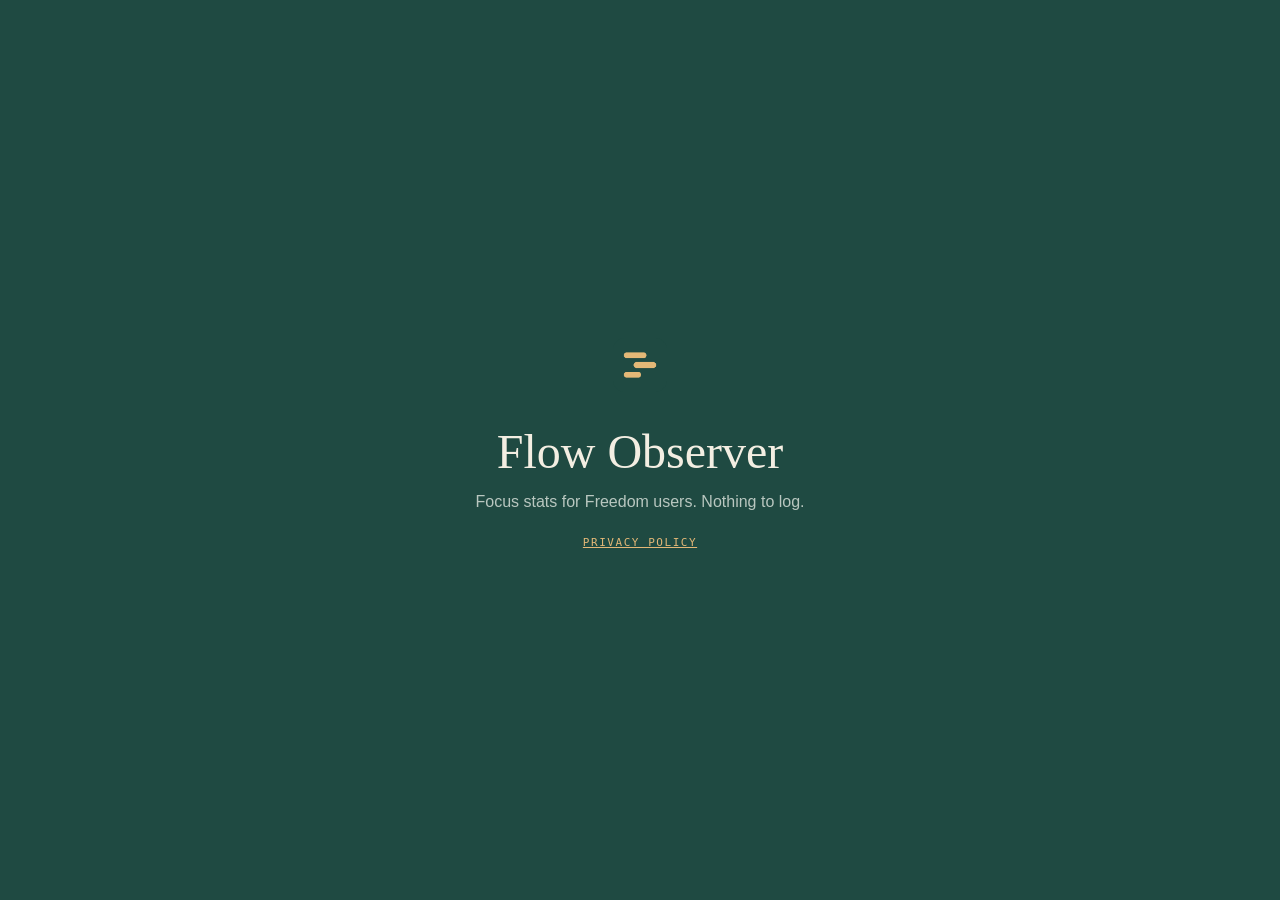
<file: docs/index.html>
<!doctype html>
<html lang="en"><head><meta charset="utf-8"><meta name="viewport" content="width=device-width, initial-scale=1">
<title>Flow Observer for Freedom</title>
<style>
body{margin:0;background:#1f4a42;color:#f3eee2;font:16px/1.6 -apple-system,BlinkMacSystemFont,"Segoe UI",sans-serif;min-height:100vh;display:grid;place-items:center;text-align:center}
h1{font:400 48px/1.1 ui-serif,"New York",Georgia,serif;margin:18px 0 10px}
p{color:#b9c7c0;margin:0 0 22px}
a{color:#e4b877}
.l{font:500 11px ui-monospace,"SF Mono",Menlo,monospace;letter-spacing:.14em;text-transform:uppercase}
</style></head>
<body><main>
<img src="icon128.png" width="72" height="72" alt="" style="border-radius:16px">
<h1>Flow Observer</h1>
<p>Focus stats for Freedom users. Nothing to log.</p>
<p class="l"><a href="privacy-policy.html">Privacy policy</a></p>
</main></body></html>
</file>
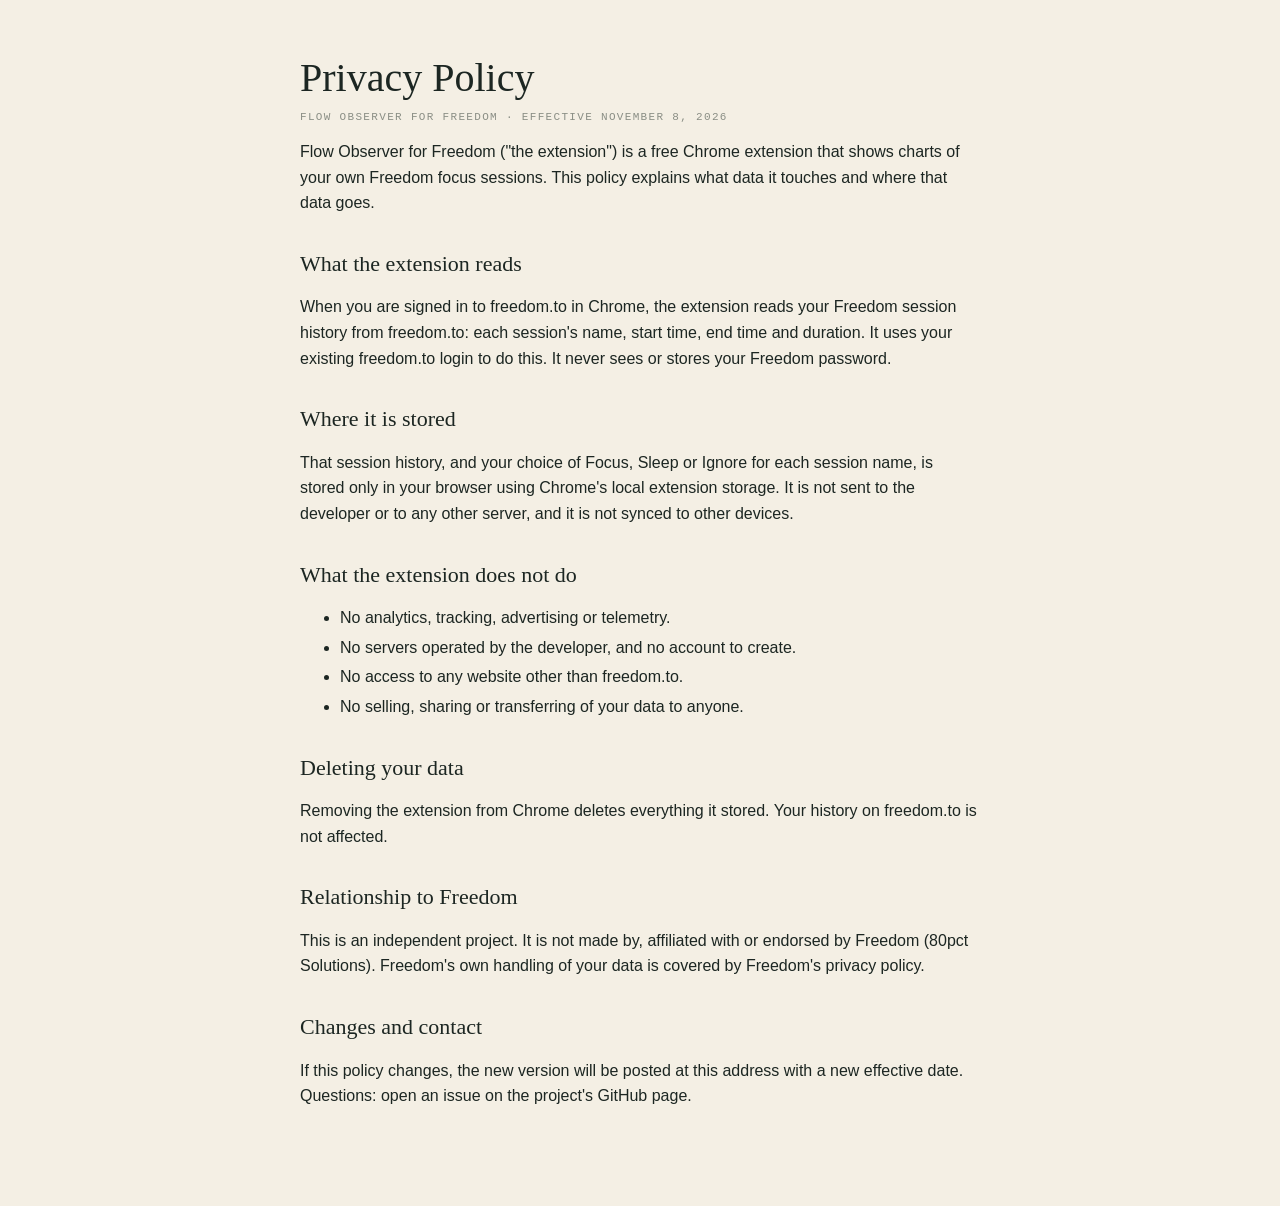
<file: docs/privacy-policy.html>
<!doctype html>
<html lang="en">
<head>
<meta charset="utf-8">
<meta name="viewport" content="width=device-width, initial-scale=1">
<title>Privacy Policy · Flow Observer for Freedom</title>
<style>
  body { margin: 0; background: #f4efe4; color: #1c2622; font: 16px/1.6 -apple-system, BlinkMacSystemFont, "Segoe UI", "Helvetica Neue", sans-serif; }
  main { max-width: 680px; margin: 0 auto; padding: 56px 24px 80px; }
  h1 { font: 400 40px/1.1 ui-serif, "New York", Georgia, serif; margin: 0 0 6px; }
  h2 { font: 400 22px/1.3 ui-serif, "New York", Georgia, serif; margin: 34px 0 8px; }
  .meta { font: 500 11px ui-monospace, "SF Mono", Menlo, monospace; letter-spacing: .12em; text-transform: uppercase; color: #8a8e85; }
  li { margin: 4px 0; }
</style>
</head>
<body>
<main>
  <h1>Privacy Policy</h1>
  <p class="meta">Flow Observer for Freedom · Effective November 8, 2026</p>

  <p>Flow Observer for Freedom ("the extension") is a free Chrome extension that shows charts of your own Freedom focus sessions. This policy explains what data it touches and where that data goes.</p>

  <h2>What the extension reads</h2>
  <p>When you are signed in to freedom.to in Chrome, the extension reads your Freedom session history from freedom.to: each session's name, start time, end time and duration. It uses your existing freedom.to login to do this. It never sees or stores your Freedom password.</p>

  <h2>Where it is stored</h2>
  <p>That session history, and your choice of Focus, Sleep or Ignore for each session name, is stored only in your browser using Chrome's local extension storage. It is not sent to the developer or to any other server, and it is not synced to other devices.</p>

  <h2>What the extension does not do</h2>
  <ul>
    <li>No analytics, tracking, advertising or telemetry.</li>
    <li>No servers operated by the developer, and no account to create.</li>
    <li>No access to any website other than freedom.to.</li>
    <li>No selling, sharing or transferring of your data to anyone.</li>
  </ul>

  <h2>Deleting your data</h2>
  <p>Removing the extension from Chrome deletes everything it stored. Your history on freedom.to is not affected.</p>

  <h2>Relationship to Freedom</h2>
  <p>This is an independent project. It is not made by, affiliated with or endorsed by Freedom (80pct Solutions). Freedom's own handling of your data is covered by Freedom's privacy policy.</p>

  <h2>Changes and contact</h2>
  <p>If this policy changes, the new version will be posted at this address with a new effective date. Questions: open an issue on the project's GitHub page.</p>
</main>
</body>
</html>
</file>
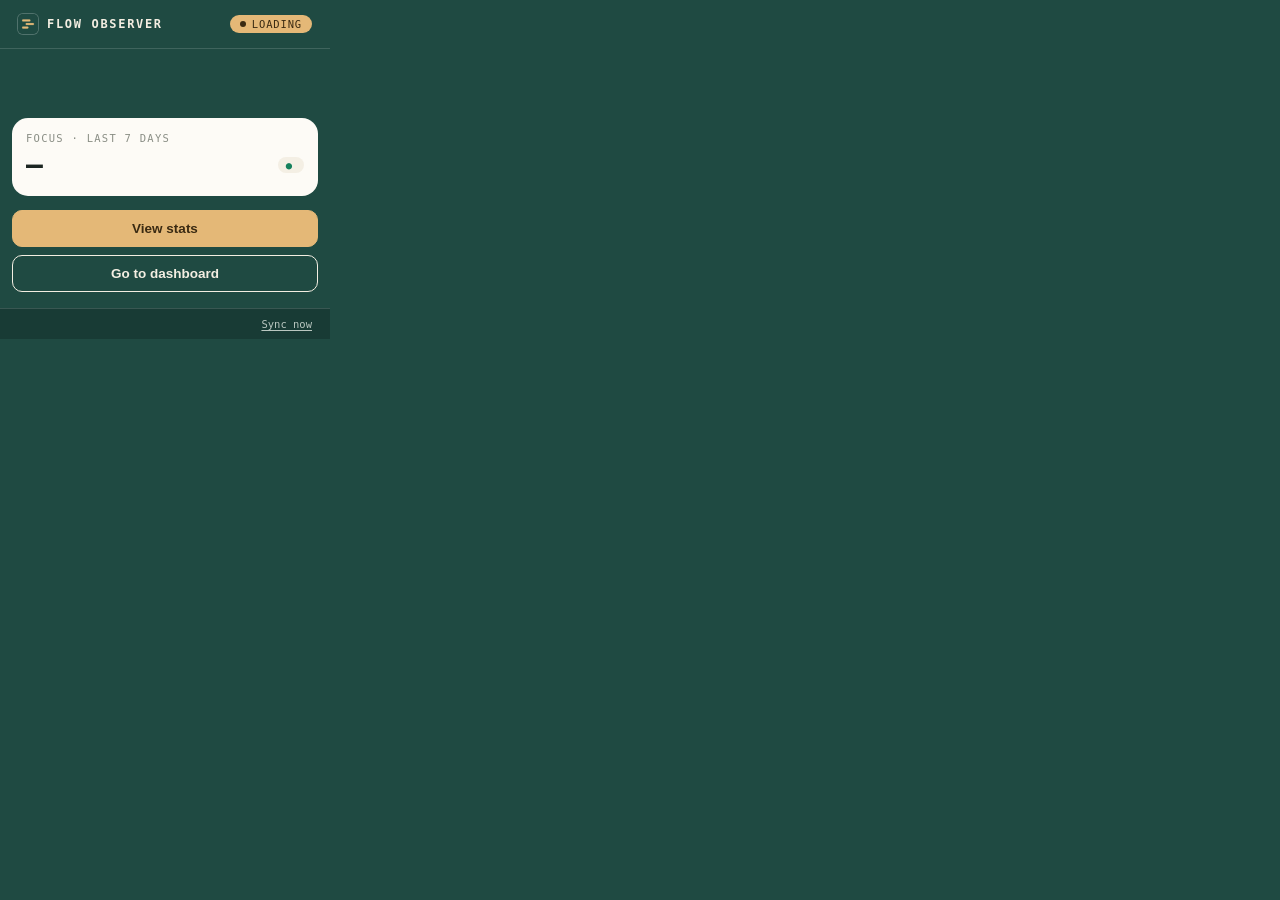
<file: extension/popup.html>
<!doctype html>
<html lang="en">
<head>
<meta charset="utf-8">
<link rel="stylesheet" href="theme.css">
<link rel="stylesheet" href="popup.css">
</head>
<body>
  <header>
    <span class="logo"><img src="icons/icon32.png" width="20" height="20" alt="">Flow Observer</span>
    <span class="pill" id="pill"><i></i><span id="pillText">Loading</span></span>
  </header>

  <section class="hero">
    <div class="label hello" id="hello"></div>
    <h1 id="headline">&nbsp;</h1>
  </section>

  <section class="card">
    <div class="label">Focus · last 7 days</div>
    <div class="big-row">
      <span class="big" id="week">–</span>
      <span class="delta" id="delta" hidden></span>
      <span class="streak" id="streak"></span>
    </div>
    <div id="spark"></div>
    <p class="msg" id="msg" hidden></p>
  </section>

  <section class="actions">
    <button class="btn primary" id="viewStats">View stats</button>
    <button class="btn" id="goDashboard">Go to dashboard</button>
  </section>

  <footer><span id="ver"></span><button class="link" id="syncNow">Sync now</button></footer>
  <script src="lib.js"></script>
  <script src="popup.js"></script>
</body>
</html>
</file>
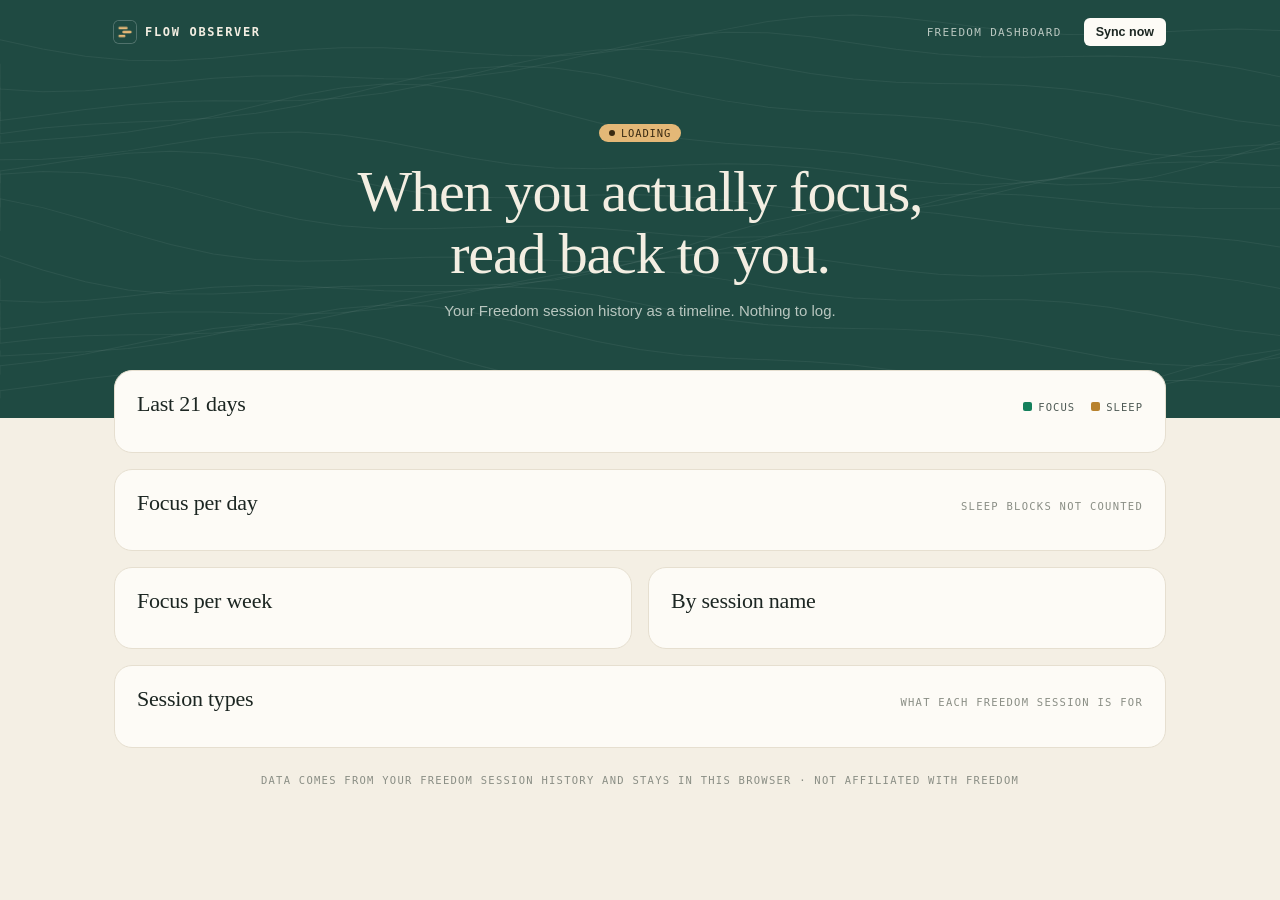
<file: extension/stats.html>
<!doctype html>
<html lang="en">
<head>
<meta charset="utf-8">
<meta name="viewport" content="width=device-width, initial-scale=1">
<title>Flow Observer · Stats</title>
<link rel="icon" href="icons/icon32.png">
<link rel="stylesheet" href="theme.css">
<link rel="stylesheet" href="stats.css">
</head>
<body>
<header class="hero">
  <svg class="contours" viewBox="0 0 1200 420" preserveAspectRatio="none" aria-hidden="true" id="contours"></svg>
  <nav>
    <span class="logo"><img src="icons/icon48.png" width="22" height="22" alt="">Flow Observer</span>
    <span class="nav-links">
      <a href="https://freedom.to/dashboard" target="_blank">Freedom dashboard</a>
      <button class="btn-sm" id="syncNow">Sync now</button>
    </span>
  </nav>
  <div class="hero-body">
    <span class="pill"><i></i><span id="sync">Loading</span></span>
    <h1>When you actually focus,<br>read back to you.</h1>
    <p>Your Freedom session history as a timeline. Nothing to log.</p>
  </div>
</header>

<main class="wrap">
  <div class="banner" id="banner" hidden></div>
  <div class="kpis" id="kpis"></div>

  <section class="card">
    <div class="card-h"><h2>Last 21 days</h2>
      <div class="legend"><span><i class="sw focus"></i>Focus</span><span><i class="sw sleep"></i>Sleep</span></div>
    </div>
    <div id="timeline"></div>
  </section>

  <section class="card">
    <div class="card-h"><h2>Focus per day</h2><span class="label">Sleep blocks not counted</span></div>
    <div id="calendar"></div>
  </section>

  <div class="two">
    <section class="card"><div class="card-h"><h2>Focus per week</h2></div><div id="weekly"></div></section>
    <section class="card"><div class="card-h"><h2>By session name</h2></div><div id="byName"></div></section>
  </div>

  <section class="card">
    <div class="card-h"><h2>Session types</h2><span class="label">What each Freedom session is for</span></div>
    <div id="kinds" class="kinds"></div>
  </section>

  <p class="foot label">Data comes from your Freedom session history and stays in this browser · Not affiliated with Freedom</p>
</main>
<div class="tooltip" id="tip" hidden></div>
<script src="lib.js"></script>
<script src="stats.js"></script>
</body>
</html>
</file>
<file: extension/theme.css>
/* Shared look: deep forest + sand + cream, serif display, mono labels and numbers. */
:root {
  --forest: #1f4a42; --forest-2: #183b35; --forest-line: rgb(255 255 255 / .14); --on-forest: #f3eee2; --on-forest-2: #b9c7c0;
  --sand: #e4b877; --sand-ink: #3a2a12; --sand-soft: #f6e7cc;
  --cream: #f4efe4; --paper: #fdfbf6; --line: #e6dfd0; --grid: #ece6d9;
  --ink: #1c2622; --ink-2: #4e5a55; --muted: #8a8e85;
  --focus: #14805c; --sleep: #b8822e; --up: #14805c; --down: #a9601d;
  --seq-0: #ece6d9; --seq-1: #cfe3d6; --seq-2: #9fcab3; --seq-3: #62a888; --seq-4: #2f8466; --seq-5: #14614a;
  --serif: ui-serif, "New York", "Iowan Old Style", "Palatino Linotype", Georgia, serif;
  --mono: ui-monospace, "SF Mono", "JetBrains Mono", Menlo, Consolas, monospace;
  --sans: -apple-system, BlinkMacSystemFont, "Segoe UI", "Helvetica Neue", sans-serif;
}
* { box-sizing: border-box; }
.label { font: 500 10.5px/1.3 var(--mono); letter-spacing: .12em; text-transform: uppercase; color: var(--muted); }
.logo { display: inline-flex; align-items: center; gap: 9px; font: 600 12px var(--mono); letter-spacing: .14em; text-transform: uppercase; color: var(--on-forest); }
.logo { white-space: nowrap; }
.logo img { border-radius: 5px; box-shadow: 0 0 0 1px rgb(255 255 255 / .22); }
.pill { display: inline-flex; align-items: center; gap: 6px; padding: 3px 10px; border-radius: 999px; font: 500 10.5px var(--mono); letter-spacing: .08em; text-transform: uppercase; background: var(--sand); color: var(--sand-ink); white-space: nowrap; }
.pill i { width: 6px; height: 6px; border-radius: 50%; background: currentColor; }
.pill.warn { background: #f3d2b4; color: #7a3a10; }
.delta { font: 600 10.5px var(--mono); padding: 2px 7px; border-radius: 999px; }
.delta.up { color: var(--up); background: #dcefe5; }
.delta.down { color: var(--down); background: #f5e3cf; }
.btn { display: block; width: 100%; padding: 10px 14px; border-radius: 10px; border: 1px solid var(--on-forest); background: transparent; color: var(--on-forest); font: 600 13.5px var(--sans); cursor: pointer; text-align: center; }
.btn:hover { background: rgb(255 255 255 / .06); }
.btn.primary { background: var(--sand); border-color: var(--sand); color: var(--sand-ink); }
.btn.primary:hover { filter: brightness(1.04); }
.link { background: none; border: 0; padding: 0; font: inherit; color: inherit; cursor: pointer; text-decoration: underline; text-underline-offset: 2px; }
</file>
<file: extension/popup.css>
body { margin: 0; width: 330px; background: var(--forest); color: var(--on-forest); font: 14px/1.45 var(--sans); -webkit-font-smoothing: antialiased; }
header { display: flex; align-items: center; justify-content: space-between; padding: 14px 18px; border-bottom: 1px solid var(--forest-line); }
.hero { padding: 18px 18px 14px; }
.hello { color: var(--on-forest-2); }
h1 { margin: 6px 0 0; font: 400 27px/1.15 var(--serif); letter-spacing: -.01em; color: var(--on-forest); }
.card { margin: 0 12px; padding: 14px 14px 10px; background: var(--paper); color: var(--ink); border-radius: 16px; }
.big-row { display: flex; align-items: center; gap: 8px; margin: 4px 0 6px; }
.big { font: 600 28px/1.1 var(--mono); letter-spacing: -.02em; font-variant-numeric: tabular-nums; }
.streak { margin-left: auto; font: 500 10.5px var(--mono); color: var(--ink-2); background: var(--cream); border-radius: 999px; padding: 2px 8px; }
.streak::before { content: "●"; color: var(--focus); margin-right: 4px; }
#spark svg { display: block; width: 100%; height: auto; }
#spark text { font: 500 9.5px var(--mono); fill: var(--muted); letter-spacing: .06em; }
#spark .chip rect { fill: var(--ink); }
#spark .chip text { fill: var(--paper); font-weight: 600; letter-spacing: 0; }
.msg { margin: 8px 0 4px; font-size: 12.5px; color: var(--ink-2); }
.actions { display: grid; gap: 8px; padding: 14px 12px 16px; }
footer #ver { text-transform: none; }
footer { display: flex; justify-content: space-between; align-items: center; padding: 9px 18px; border-top: 1px solid var(--forest-line); background: var(--forest-2); color: var(--on-forest-2); font: 500 10.5px var(--mono); letter-spacing: .08em; text-transform: uppercase; }
</file>
<file: extension/stats.css>
body { margin: 0; background: var(--cream); color: var(--ink); font: 15px/1.5 var(--sans); -webkit-font-smoothing: antialiased; }

/* ---------- hero ---------- */
.hero { position: relative; overflow: hidden; background: var(--forest); color: var(--on-forest); padding-bottom: 96px; }
.contours { position: absolute; inset: 0; width: 100%; height: 100%; }
.contours path { fill: none; stroke: rgb(255 255 255 / .06); stroke-width: 1; }
nav { position: relative; display: flex; align-items: center; justify-content: space-between; max-width: 1100px; margin: 0 auto; padding: 18px 24px; }
.nav-links { display: flex; align-items: center; gap: 22px; }
.nav-links a { color: var(--on-forest-2); font: 500 11px var(--mono); letter-spacing: .12em; text-transform: uppercase; text-decoration: none; }
.nav-links a:hover { color: var(--on-forest); }
.btn-sm { background: var(--paper); color: var(--ink); border: 0; border-radius: 6px; padding: 7px 12px; font: 600 12.5px var(--sans); cursor: pointer; }
.btn-sm:hover { background: #fff; }
.hero-body { position: relative; max-width: 1100px; margin: 0 auto; padding: 56px 24px 0; text-align: center; }
h1 { margin: 18px 0 14px; font: 400 clamp(36px, 5.4vw, 58px)/1.08 var(--serif); letter-spacing: -.02em; }
.hero-body p { margin: 0; color: var(--on-forest-2); font-size: 15px; }

/* ---------- content ---------- */
.wrap { position: relative; max-width: 1100px; margin: -64px auto 0; padding: 0 24px 40px; }
.banner { background: #f3d2b4; color: #7a3a10; border-radius: 12px; padding: 10px 14px; margin-bottom: 14px; font-size: 14px; }
.banner a { color: inherit; font-weight: 600; }
.card { background: var(--paper); border: 1px solid var(--line); border-radius: 18px; padding: 20px 22px; margin-bottom: 16px; min-width: 0; }
.card-h { display: flex; align-items: baseline; justify-content: space-between; gap: 12px; margin-bottom: 14px; }
h2 { margin: 0; font: 400 22px/1.2 var(--serif); letter-spacing: -.01em; }
.two { display: grid; grid-template-columns: 1fr 1fr; gap: 16px; }
@media (max-width: 820px) { .two { grid-template-columns: 1fr; } }

.kpis { display: grid; grid-template-columns: 1.35fr repeat(4, 1fr); gap: 12px; margin-bottom: 16px; }
@media (max-width: 980px) { .kpis { grid-template-columns: repeat(2, 1fr); } .kpi.feature { grid-column: 1 / -1; } }
.kpi { background: var(--paper); border: 1px solid var(--line); border-radius: 18px; padding: 16px 18px; display: flex; flex-direction: column; gap: 6px; }
.kpi .v { font: 600 30px/1.1 var(--mono); letter-spacing: -.03em; font-variant-numeric: tabular-nums; }
.kpi .v small { font: 500 12px var(--mono); letter-spacing: .04em; color: var(--ink-2); margin-left: 4px; }
.kpi .d { font-size: 12.5px; color: var(--ink-2); }
.kpi.feature { background: var(--sand); border-color: var(--sand); color: var(--sand-ink); }
.kpi.feature .label, .kpi.feature .d, .kpi.feature .v small { color: #6b4d22; }
.kpi.feature .v { font-size: 40px; }

.legend { display: flex; gap: 16px; font: 500 10.5px var(--mono); letter-spacing: .1em; text-transform: uppercase; color: var(--ink-2); }
.sw { display: inline-block; width: 9px; height: 9px; border-radius: 2px; margin-right: 6px; vertical-align: 0; }
.sw.focus, svg .focus { background: var(--focus); fill: var(--focus); }
.sw.sleep, svg .sleep { background: var(--sleep); fill: var(--sleep); }
svg { display: block; width: 100%; height: auto; }
.card svg text { fill: var(--muted); font: 500 10.5px var(--mono); letter-spacing: .04em; }
.card svg .strong { fill: var(--ink); font-weight: 600; }
.grid-line { stroke: var(--grid); }
.hit:hover { stroke: var(--ink); stroke-width: 1.5; }
.empty { padding: 30px 0; text-align: center; color: var(--muted); font-size: 14px; }

.kinds { display: grid; grid-template-columns: repeat(auto-fill, minmax(320px, 1fr)); gap: 4px 28px; }
.kind-row { display: flex; align-items: center; justify-content: space-between; gap: 12px; padding: 8px 0; border-bottom: 1px solid var(--line); font-size: 14px; }
.kind-row .n { overflow: hidden; text-overflow: ellipsis; white-space: nowrap; }
.kind-row .c { font: 500 11px var(--mono); color: var(--muted); margin-left: 8px; }
.seg { display: inline-flex; flex: none; border: 1px solid var(--line); border-radius: 8px; overflow: hidden; background: var(--cream); }
.seg button { border: 0; background: none; padding: 4px 10px; font: 500 10.5px var(--mono); letter-spacing: .08em; text-transform: uppercase; color: var(--ink-2); cursor: pointer; }
.seg button + button { border-left: 1px solid var(--line); }
.seg button.on { background: var(--forest); color: var(--on-forest); }
.foot { text-align: center; margin-top: 26px; }

.tooltip { position: fixed; z-index: 50; pointer-events: none; background: var(--ink); color: var(--paper); border-radius: 8px; padding: 8px 10px; font-size: 12px; min-width: 150px; max-width: 300px; box-shadow: 0 8px 24px rgb(0 0 0 / .18); }
.tooltip .tt-h { font-weight: 600; margin-bottom: 4px; }
.tooltip .row { display: flex; gap: 8px; align-items: center; font-family: var(--mono); font-size: 11px; }
.tooltip .row i { width: 8px; height: 8px; border-radius: 2px; flex: none; }
.tooltip .row span:last-child { margin-left: auto; }
</file>
